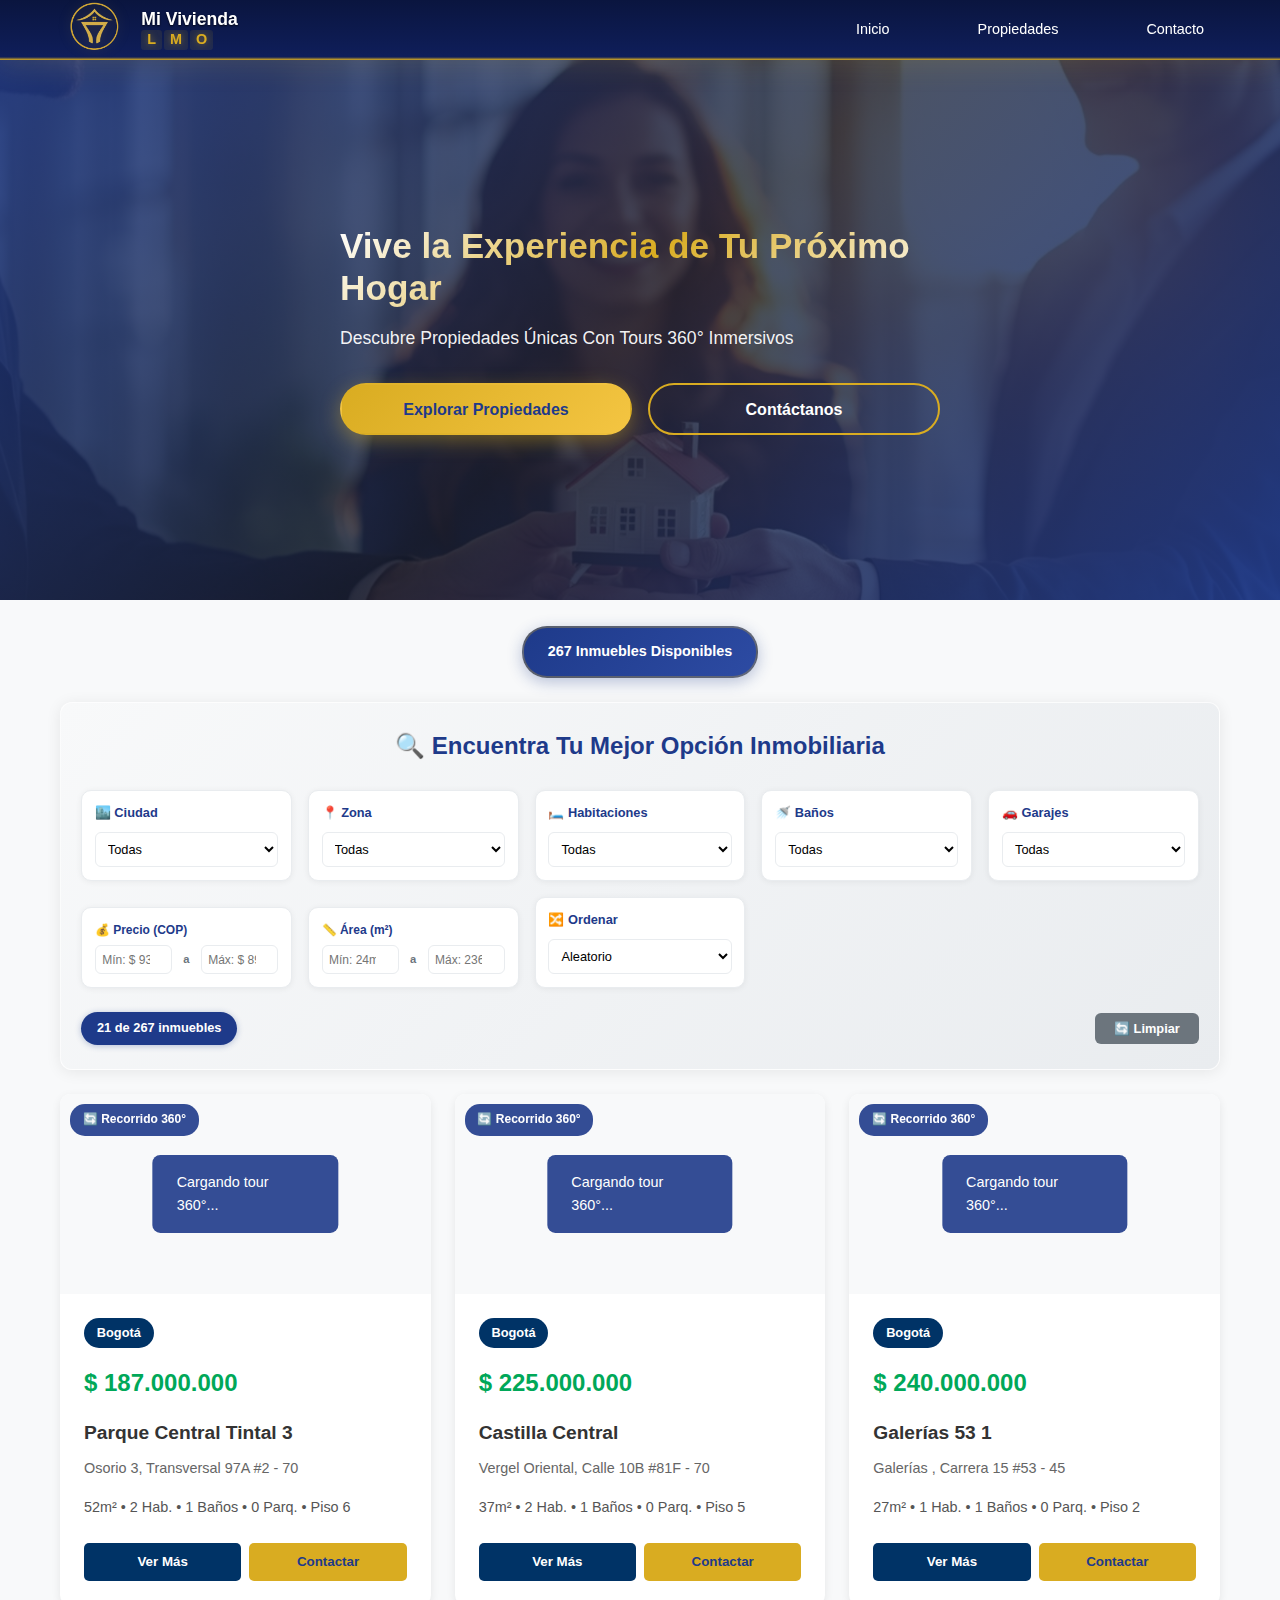
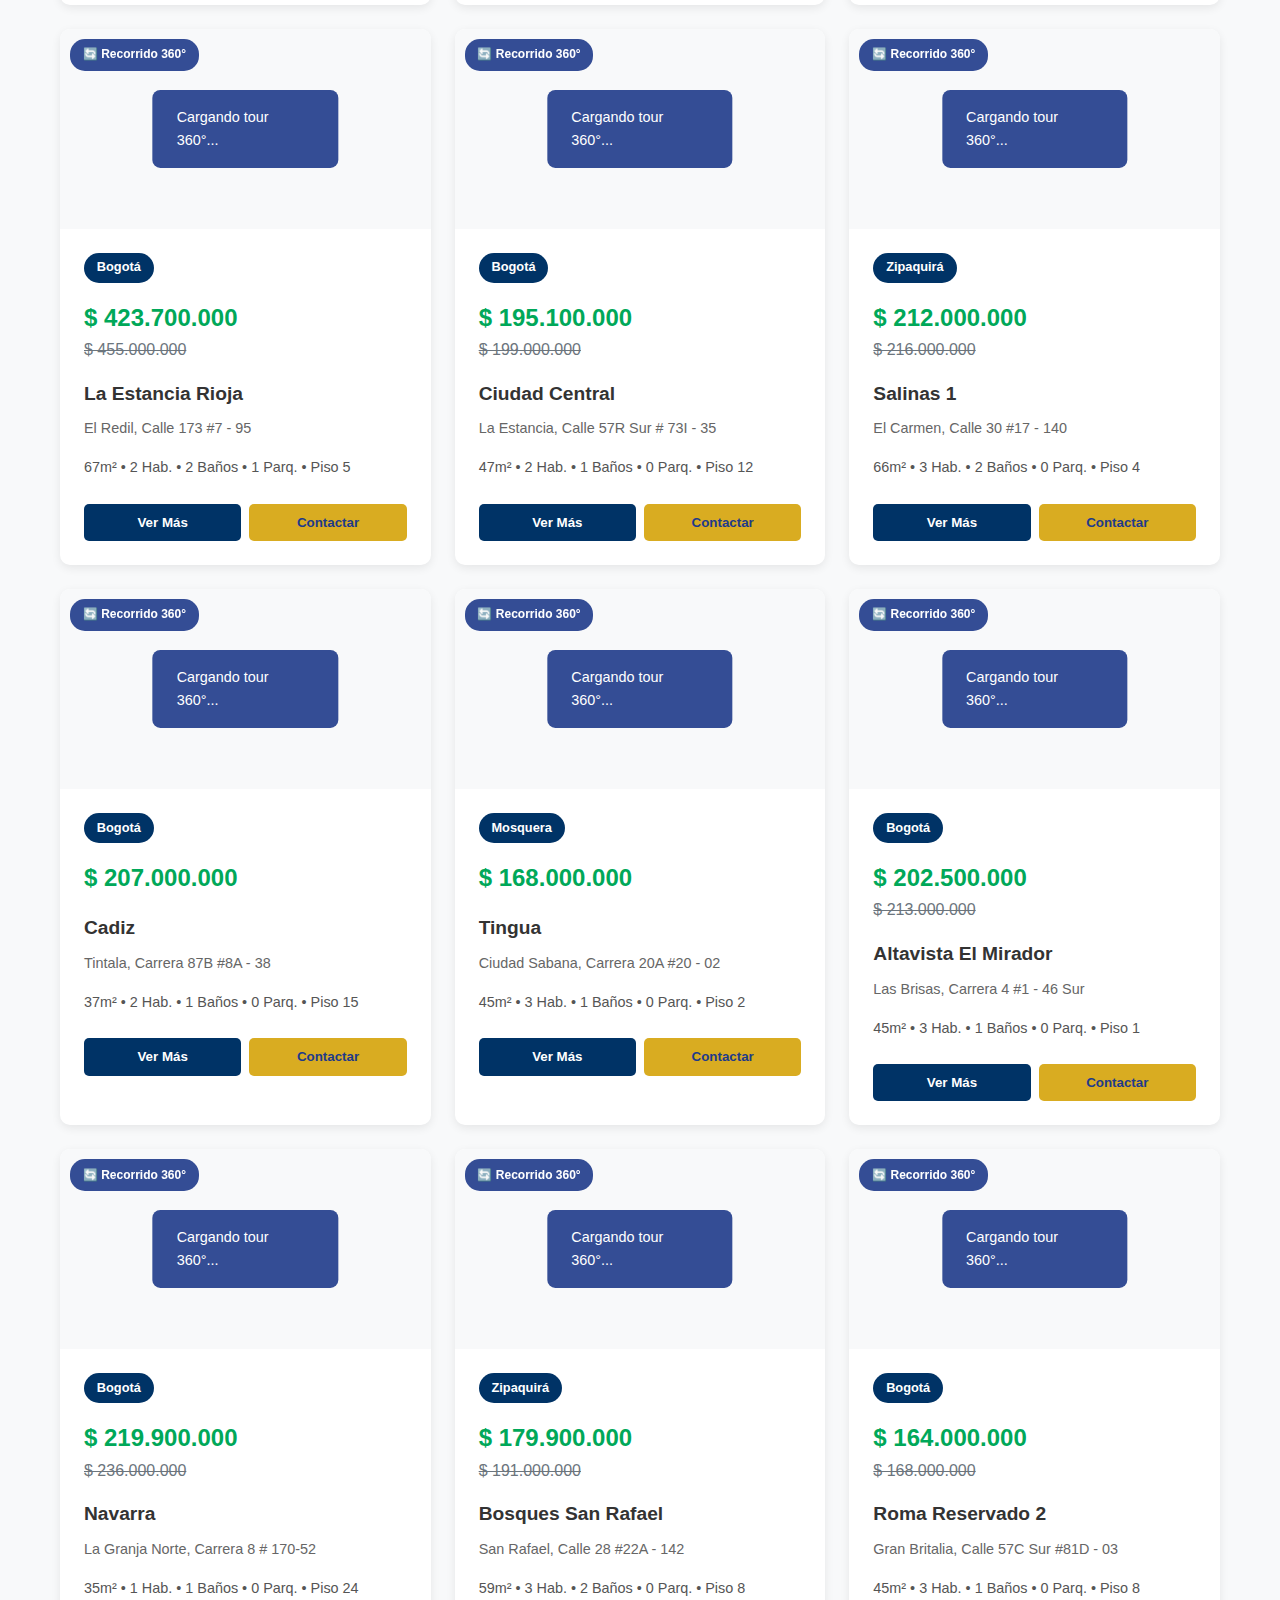
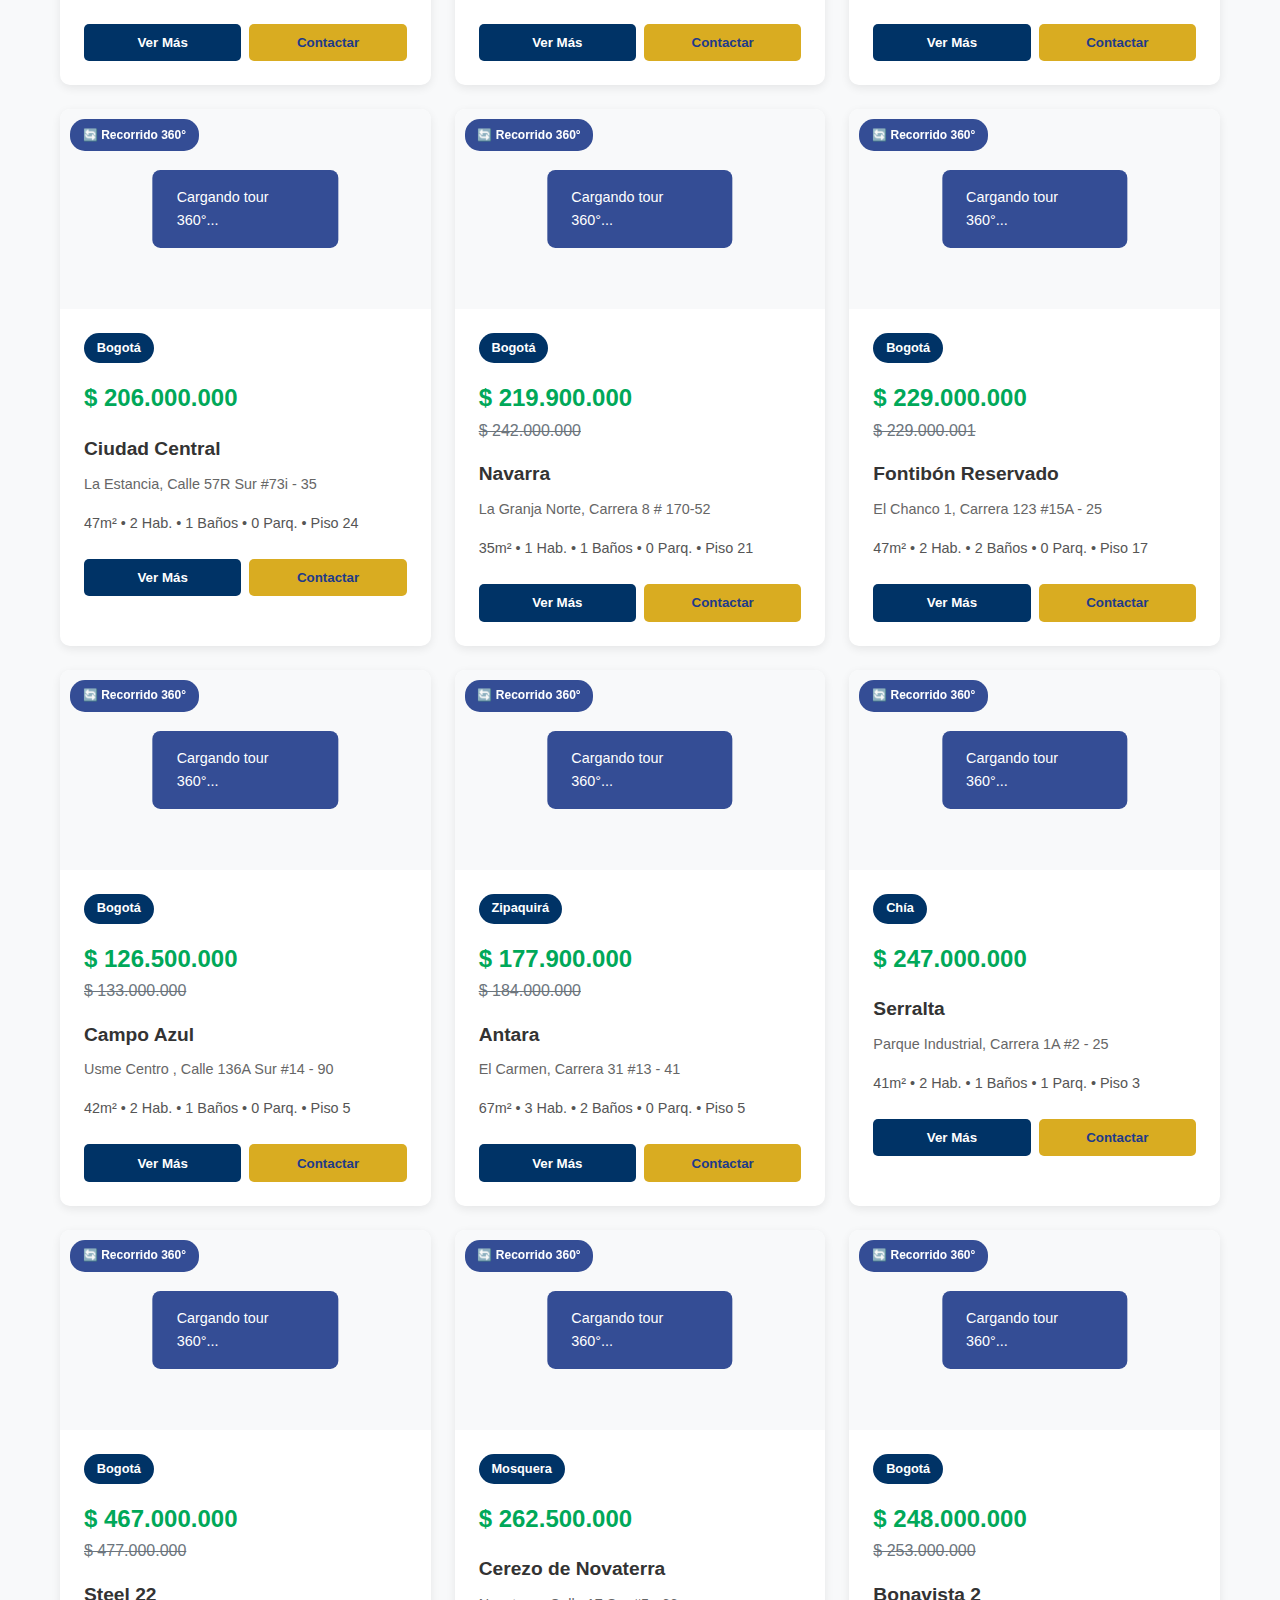
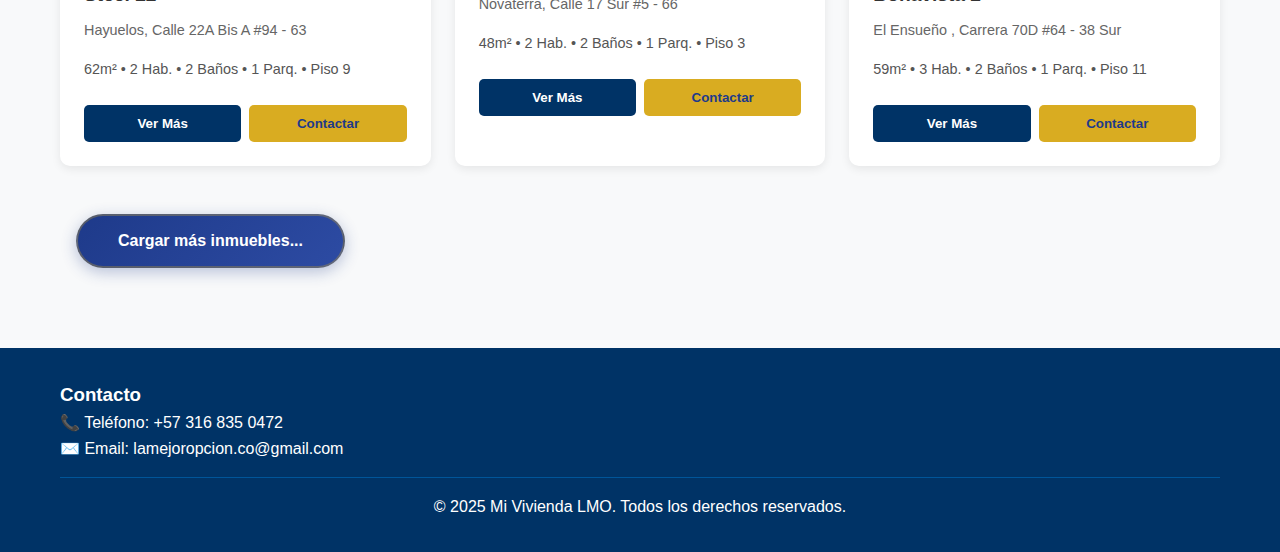
<file: index.html>
<!DOCTYPE html>
<html lang="es">
<head>
    <meta charset="UTF-8">
    <meta name="viewport" content="width=device-width, initial-scale=1.0">
    <title>Mi Vivienda - La Mejor Opción</title>
    <link rel="stylesheet" href="css/style.css">
</head>
<body>
    <!-- HEADER - Encabezado con logo y menú -->
 <header class="header">
    <div class="container">
                <div class="logo">
                    <img src="assets/logo.png" alt="Mi Vivienda LMO" class="logo-img">
                    <div class="logo-text">
                        <div class="logo-line-1">Mi Vivienda</div>
                        <div class="logo-line-2">
                            <span class="acronym">
                                <span class="letter" data-full="La">L</span>
                                <span class="letter" data-full="Mejor">M</span>
                                <span class="letter" data-full="Opción">O</span>
                            </span>
                        </div>
                    </div>
                </div>
            <nav class="navigation">
            <a href="#inicio">Inicio</a>
            <a href="#propiedades">Propiedades</a>
            <a href="#contacto">Contacto</a>
        </nav>
            </div>
        </div>
    </div>
    
    </div>
</header>

<!-- HERO ESCRITORIO MEJORADO -->
<section class="hero-desktop" id="inicio">
    <div class="hero-background"></div>
    <div class="hero-overlay">
        <div class="container">
            <div class="hero-desktop-content">
                <h1>Vive la Experiencia de Tu Próximo Hogar</h1>
                <p class="hero-subtitle">Descubre Propiedades Únicas Con Tours 360° Inmersivos</p>
                <div class="hero-buttons">
                    <a href="#propiedades" class="btn-hero-primary">Explorar Propiedades</a>
                    <a href="https://wa.me/573168350472?text=Hola,%20estoy%20interesado%20en%20conocer%20más%20sobre%20sus%20propiedades%20disponibles." 
                       target="_blank" 
                       class="btn-hero-secondary">Contáctanos</a>
                </div>
            </div>
        </div>
    </div>
</section>

<!-- HERO MÓVIL MEJORADO -->
<section class="hero-mobile" id="inicio-mobile">
    <div class="container">
        <div class="hero-mobile-content">
            <h1>Vive la Experiencia de Tu Próximo Hogar</h1>
            <p>Descubre Propiedades Únicas Con Tours 360° Inmersivos</p>
            <div class="hero-buttons">
                <a href="#propiedades" class="btn-hero-primary">Explorar Propiedades</a>
                <a href="https://wa.me/573168350472?text=Hola,%20estoy%20interesado%20en%20conocer%20más%20sobre%20sus%20propiedades%20disponibles." 
                   target="_blank" 
                   class="btn-hero-secondary">Contáctanos</a>
            </div>
        </div>
    </div>
</section>

<!-- SECCIÓN DE PROPIEDADES CON PAGINACIÓN -->
<section class="properties-section" id="propiedades">
    <div class="container">

        
        <!-- CONTADORES SUPERIORES -->
         <div><br></b></div>
        <div class="counters-section">
            <div class="total-counter" id="total-counter">
                Cargando Inmuebles Disponibles...
            </div>
        </div>
        
        <!-- FILTROS COMPACTOS -->
        <div class="filters-section">
            <div class="container">
                <h2>🔍 Encuentra Tu Mejor Opción Inmobiliaria</h2>
                
                <div class="filters-grid">
                    <!-- [Mantén todos los filtros igual que antes] -->
                    <div class="filter-group">
                        <label>🏙️ Ciudad</label>
                        <select id="filter-city">
                            <option value="">Todas</option>
                        </select>
                    </div>

                    <div class="filter-group">
                        <label>📍 Zona</label>
                        <select id="filter-zone">
                            <option value="">Todas</option>
                        </select>
                    </div>

                    <div class="filter-group">
                        <label>🛏️ Habitaciones</label>
                        <select id="filter-rooms">
                            <option value="">Todas</option>
                        </select>
                    </div>

                    <div class="filter-group">
                        <label>🚿 Baños</label>
                        <select id="filter-bathrooms">
                            <option value="">Todos</option>
                        </select>
                    </div>

                    <div class="filter-group">
                        <label>🚗 Garajes</label>
                        <select id="filter-parking">
                            <option value="">Todos</option>
                        </select>
                    </div>

                    <div class="filter-group compact">
                        <label class="range-label">💰 Precio (COP)</label>
                        <div class="range-inputs-compact">
                            <input type="number" id="filter-min-price" placeholder="Mín">
                            <span>a</span>
                            <input type="number" id="filter-max-price" placeholder="Máx">
                        </div>
                    </div>

                    <div class="filter-group compact">
                        <label class="range-label">📏 Área (m²)</label>
                        <div class="range-inputs-compact">
                            <input type="number" id="filter-min-area" placeholder="Mín">
                            <span>a</span>
                            <input type="number" id="filter-max-area" placeholder="Máx">
                        </div>
                    </div>

                    <div class="filter-group">
                        <label>🔀 Ordenar</label>
                        <select id="sort-by">
                            <option value="random">Aleatorio</option>
                            <option value="price_asc">Precio ↑</option>
                            <option value="price_desc">Precio ↓</option>
                            <option value="area_asc">Área ↑</option>
                            <option value="area_desc">Área ↓</option>
                            <option value="rooms_desc">Más Hab.</option>
                        </select>
                    </div>

                    <!-- Botones y Contador -->
                    <div class="filter-actions">
                        <div class="results-counter" id="results-counter">
                            0 de 0 Inmuebles
                        </div>
                        <button id="reset-filters" class="btn-reset">🔄 Limpiar</button>
                    </div>
                </div>
            </div>
        </div>

        <!-- CONTENEDOR DE PROPIEDADES -->
        <div class="properties-grid" id="properties-grid">
            <div class="loading">Cargando Propiedades...</div>
        </div>

        <!-- BOTÓN CARGAR MÁS -->
        <div class="load-more-container">
            <button id="load-more" class="btn-load-more" style="display: none;">
                Cargar Más Inmuebles
            </button>
        </div>
    </div>
</section>

    <!-- MODAL PARA DETALLES -->
    <div class="modal" id="property-modal">
        <div class="modal-content">
            <span class="close-modal">&times;</span>
            <div id="modal-content">
                <!-- Aquí se cargarán los detalles de la propiedad -->
            </div>
        </div>
    </div>

    <!-- FOOTER - Pie de página -->
    <footer class="footer" id="contacto">
        <div class="container">
            <div class="contact-info">
                <h3>Contacto</h3>
                <p>📞 Teléfono: +57 316 835 0472</p>
                <p>✉️ Email: lamejoropcion.co@gmail.com</p>
            </div>
            <div class="copyright">
                <p>&copy; 2025 Mi Vivienda LMO. Todos los derechos reservados.</p>
            </div>
        </div>
    </footer>

    <!-- SCRIPTS -->
<script src="js/logo-animation.js"></script>
<script src="js/properties.js"></script>

<!-- Script de verificación -->
<script>
    console.log('📄 index.html scripts cargados');
    // Esta verificación ya no es necesaria, la quitamos
</script>
</body>
</html>
</file>
<file: css/style.css>
/* ESTILOS GENERALES */
* {
    margin: 0;
    padding: 0;
    box-sizing: border-box;
}

body {
    font-family: 'Arial', sans-serif;
    line-height: 1.6;
    color: #333;
    background-color: #f8f9fa;
}

.container {
    max-width: 1200px;
    margin: 0 auto;
    padding: 0 20px;
}

.header {
    background: linear-gradient(to bottom, #0A153F 0%, #0F1E5A 95%, #D9AC21 100%);
    color: white;
    padding: 0.5rem 0;
    position: fixed;
    width: 100%;
    top: 0;
    z-index: 1000;
    height: 60px;
    box-shadow: 0 4px 30px rgba(217, 172, 33, 0.15);
}


.header .container {
    display: flex;
    justify-content: space-between;
    align-items: center;
    height: 100%;
}

/* LOGO CON EFECTO ACORDEÓN */
/* ===== LOGO CON GIRO VERTICAL + EFECTO ACORDEÓN ===== */

.logo {
    display: flex;
    align-items: center;
    gap: 0.8rem;
}

/* LOGO CON GIRO VERTICAL 3D */
.logo-img {
    height: 68.5px;
    width: auto;
    max-width: 164.4px;
    background-color: transparent !important;
    border: none !important;
    outline: none !important;
    box-shadow: none !important;
    animation: flip3dVertical 6s linear infinite;
    transform-style: preserve-3d;

    /* 💫 Brillo sutil */
    filter: drop-shadow(0 0 6px rgba(217, 172, 33, 0.25));
    transition: filter 0.3s ease;
}

@keyframes flip3dVertical {
    0% { transform: perspective(500px) rotateY(0deg); }
    50% { transform: perspective(500px) rotateY(180deg); }
    100% { transform: perspective(500px) rotateY(360deg); }
}

.logo-text {
    display: flex !important; /* Forzar visibilidad */
    flex-direction: column;
    line-height: 1.1;
    visibility: visible !important;
}

.logo-line-1 {
    font-size: 1.1rem;
    font-weight: bold;
    color: white;
    text-shadow: 0px 1px 2px rgba(0, 0, 0, 0.8);
    display: block !important;
}

.logo-line-2 {
    font-size: 0.9rem;
    font-weight: 600;
    height: 20px;
    display: flex !important;
    align-items: center;
}

.acronym {
    display: flex;
    gap: 2px;
}

.letter {
    color: #D9AC21;
    font-weight: bold;
    text-shadow: 0px 0px 6px rgba(217, 172, 33, 0.5);
    position: relative;
    cursor: default;
    transition: all 0.5s cubic-bezier(0.4, 0, 0.2, 1);
    overflow: hidden;
    white-space: nowrap;
    background: rgba(217, 172, 33, 0.1);
    padding: 2px 6px;
    border-radius: 3px;
    min-width: 20px;
    text-align: center;
}

.letter::before {
    content: attr(data-full);
    position: absolute;
    top: 0;
    left: 0;
    width: 0;
    overflow: hidden;
    color: #D9AC21;
    transition: all 0.4s cubic-bezier(0.4, 0, 0.2, 1);
    text-shadow: 0px 0px 8px rgba(217, 172, 33, 0.6);
    opacity: 0;
}

/* ===== ESTILOS PARA ESTADOS ===== */

/* Estado expandido (texto completo visible) */
.acronym.expanded .letter {
    color: transparent;
}

.acronym.expanded .letter::before {
    width: 100%;
    opacity: 1;
}

/* Timing diferente para cada letra */
.acronym.expanded .letter:nth-child(1)::before { transition-delay: 0s; }
.acronym.expanded .letter:nth-child(2)::before { transition-delay: 0.1s; }
.acronym.expanded .letter:nth-child(3)::before { transition-delay: 0.2s; }

/* Anchos diferentes para cada palabra */
.acronym.expanded .letter:nth-child(1) { min-width: 30px; }
.acronym.expanded .letter:nth-child(2) { min-width: 60px; }
.acronym.expanded .letter:nth-child(3) { min-width: 65px; }

/* Efecto hover (sobrescribe la animación automática) */
.acronym:hover .letter {
    color: transparent;
}

.acronym:hover .letter::before {
    width: 100%;
    opacity: 1;
}

.acronym:hover .letter:nth-child(1)::before { transition-delay: 0s; }
.acronym:hover .letter:nth-child(2)::before { transition-delay: 0.1s; }
.acronym:hover .letter:nth-child(3)::before { transition-delay: 0.2s; }

.acronym:hover .letter:nth-child(1) { min-width: 30px; }
.acronym:hover .letter:nth-child(2) { min-width: 60px; }
.acronym:hover .letter:nth-child(3) { min-width: 65px; }

/* ----NAVEGACIÓN ---*/
.navigation a {
    color: white;
    text-decoration: none;
    margin-left: 1.5rem;
    font-size: 0.9rem;
    padding: 0.5rem 1.2rem;
    border-radius: 25px;
    transition: all 0.3s ease;
    position: relative;
    font-weight: 500;
}

.navigation a:hover {
    background: rgba(217, 172, 33, 0.1);
    color: #D9AC21;
    transform: translateY(-2px);
}

.navigation a::after {
    content: '';
    position: absolute;
    bottom: -5px;
    left: 50%;
    width: 0;
    height: 2px;
    background: #D9AC21;
    transition: all 0.3s ease;
    transform: translateX(-50%);
}

.navigation a:hover::after {
    width: 70%;
}

.navigation a.active {
    background: #D9AC21;
    color: #1E3A8A;
    font-weight: bold;
}

/* NAVEGACIÓN DESKTOP - Distribución horizontal */
.navigation {
    display: flex;
    align-items: center;
    gap: 2rem;
    margin-left: auto;
}

.navigation a:not(.dropdown-toggle) {
    color: white;
    text-decoration: none;
    font-size: 0.9rem;
    font-weight: 500;
    padding: 0.5rem 1rem;
    border-radius: 25px;
    transition: all 0.3s ease;
    white-space: nowrap;
}

.navigation a:not(.dropdown-toggle):hover {
    background: rgba(217, 172, 33, 0.1);
    color: #D9AC21;
}

/* DROPDOWN MEJORADO */
.dropdown {
    position: relative;
}

.dropdown-toggle {
    color: white;
    text-decoration: none;
    font-size: 0.9rem;
    font-weight: 500;
    padding: 0.5rem 1rem;
    border-radius: 25px;
    transition: all 0.3s ease;
    white-space: nowrap;
    cursor: pointer;
    display: flex;
    align-items: center;
    gap: 0.3rem;
}

.dropdown-toggle:hover {
    background: rgba(217, 172, 33, 0.1);
    color: #D9AC21;
}

.dropdown-toggle::after {
    content: '▼';
    font-size: 0.7rem;
    transition: transform 0.3s ease;
}

.dropdown:hover .dropdown-toggle::after {
    transform: rotate(180deg);
}

.dropdown-menu {
    display: none;
    position: absolute;
    top: 100%;
    left: 0;
    background: white;
    min-width: 250px;
    box-shadow: 0 8px 25px rgba(0, 0, 0, 0.15);
    border-radius: 8px;
    padding: 0.5rem 0;
    z-index: 1000;
    margin-top: 0.5rem;
}

.dropdown:hover .dropdown-menu {
    display: block;
    animation: fadeIn 0.3s ease;
}

/* BOTÓN MÓVIL */
.mobile-menu-btn {
    display: none;
    background: none;
    border: none;
    color: white;
    font-size: 1.5rem;
    cursor: pointer;
    padding: 0.5rem;
    margin-left: auto;
}

/* RESPONSIVE */
@media (max-width: 1024px) {
    .navigation {
        gap: 1.5rem;
    }
    
    .navigation a:not(.dropdown-toggle),
    .dropdown-toggle {
        font-size: 0.85rem;
        padding: 0.4rem 0.8rem;
    }
}

@media (max-width: 768px) {
    .mobile-menu-btn {
        display: block;
    }
    
    .navigation {
        display: none;
    }
    
    .dropdown .dropdown-menu {
        display: none !important;
    }
}

@keyframes fadeIn {
    from { opacity: 0; transform: translateY(-5px); }
    to { opacity: 1; transform: translateY(0); }
}


/* HERO SECTION */
/* ===== HERO ESCRITORIO MEJORADO ===== */
.hero-desktop {
    position: relative;
    height: 60vh; /* Reducido de 70vh */
    min-height: 450px; /* Reducido de 500px */
    max-height: 600px; /* Reducido de 700px */
    margin-top: 60px;
    overflow: hidden;
    display: block;
}

.hero-background {
    position: absolute;
    top: 0;
    left: 0;
    width: 100%;
    height: 100%;
    background-image: url('../assets/hero.png');
    background-size: cover;
    background-position: center;
    background-repeat: no-repeat;
    z-index: 1;
}

.hero-overlay {
    position: absolute;
    top: 0;
    left: 0;
    width: 100%;
    height: 100%;
    background: linear-gradient(
        135deg,
        rgba(30, 58, 138, 0.85) 0%,
        rgba(15, 26, 51, 0.75) 50%,
        rgba(30, 58, 138, 0.9) 100%
    );
    z-index: 2;
    display: flex;
    align-items: center;
}

.hero-desktop-content {
    position: relative;
    z-index: 3;
    max-width: 600px;
    color: white;
    text-align: left;
}

.hero-desktop h1 {
    font-size: 2.2rem; /* Reducido de 2.5rem */
    font-weight: 800;
    margin-bottom: 1rem; /* Reducido de 1.5rem */
    line-height: 1.2;
    background: linear-gradient(135deg, #ffffff 0%, #D9AC21 50%, #ffffff 100%);
    -webkit-background-clip: text;
    -webkit-text-fill-color: transparent;
    background-clip: text;
}

.hero-subtitle {
    font-size: 1.1rem; /* Reducido de 1.2rem */
    margin-bottom: 2rem; /* Reducido de 2.5rem */
    color: rgba(255, 255, 255, 0.95);
    line-height: 1.5;
    font-weight: 400;
}

/* ===== HERO MÓVIL MEJORADO ===== */
.hero-mobile {
    display: none;
    background: linear-gradient(135deg, #1E3A8A 0%, #0f1a33 100%);
    color: white;
    padding: 60px 0 40px; /* Reducido */
    margin-top: 60px;
    text-align: center;
}

.hero-mobile-content {
    max-width: 500px;
    margin: 0 auto;
}

.hero-mobile h1 {
    font-size: 1.8rem;
    font-weight: 800;
    margin-bottom: 1rem;
    background: linear-gradient(135deg, #ffffff 0%, #D9AC21 50%, #ffffff 100%);
    -webkit-background-clip: text;
    -webkit-text-fill-color: transparent;
    background-clip: text;
}

.hero-mobile p {
    font-size: 1rem;
    margin-bottom: 2rem;
    color: rgba(255, 255, 255, 0.95);
    line-height: 1.5;
}

/* ===== BOTONES HERO MEJORADOS ===== */
.hero-buttons {
    display: flex;
    gap: 1rem;
    flex-wrap: wrap;
    justify-content: flex-start; /* Alineación consistente */
}

.btn-hero-primary,
.btn-hero-secondary {
    display: inline-flex;
    align-items: center;
    justify-content: center; /* Centrado perfecto */
    padding: 0.9rem 2rem;
    border-radius: 30px;
    text-decoration: none;
    font-weight: 700;
    font-size: 1rem;
    transition: all 0.3s ease;
    text-align: center;
    flex: 1;
    min-width: 180px;
    border: 2px solid transparent;
    line-height: 1.2;
}

.btn-hero-primary {
    background: linear-gradient(135deg, #D9AC21 0%, #F4C542 100%);
    color: #1E3A8A;
    box-shadow: 0 6px 20px rgba(217, 172, 33, 0.4);
}

.btn-hero-primary:hover {
    transform: translateY(-3px);
    box-shadow: 0 10px 30px rgba(217, 172, 33, 0.6);
    color: #1E3A8A;
}

.btn-hero-secondary {
    background: transparent;
    color: white;
    border: 2px solid #D9AC21;
}

.btn-hero-secondary:hover {
    background: rgba(217, 172, 33, 0.1);
    transform: translateY(-3px);
    color: white;
}

/* ===== HERO MÓVIL MEJORADO ===== */
.hero-mobile {
    display: none;
    background: linear-gradient(135deg, #1E3A8A 0%, #0f1a33 100%);
    color: white;
    padding: 60px 0 40px;
    margin-top: 60px;
}

.hero-mobile-content {
    max-width: 500px;
    margin: 0 auto;
    text-align: center; /* Asegurar centrado en móvil */
}

.hero-mobile h1 {
    font-size: 1.8rem;
    font-weight: 800;
    margin-bottom: 1rem;
    background: linear-gradient(135deg, #ffffff 0%, #D9AC21 50%, #ffffff 100%);
    -webkit-background-clip: text;
    -webkit-text-fill-color: transparent;
    background-clip: text;
    text-align: center; /* Forzar centrado */
}

.hero-mobile p {
    font-size: 1rem;
    margin-bottom: 2rem;
    color: rgba(255, 255, 255, 0.95);
    line-height: 1.5;
    text-align: center; /* Forzar centrado */
}

.hero-mobile .hero-buttons {
    justify-content: center; /* Centrar botones en móvil */
}

/* ===== HERO ESCRITORIO MEJORADO ===== */
.hero-desktop-content {
    position: relative;
    z-index: 3;
    max-width: 600px;
    color: white;
    text-align: left;
}

.hero-desktop h1 {
    font-size: 2.2rem;
    font-weight: 800;
    margin-bottom: 1rem;
    line-height: 1.2;
    background: linear-gradient(135deg, #ffffff 0%, #D9AC21 50%, #ffffff 100%);
    -webkit-background-clip: text;
    -webkit-text-fill-color: transparent;
    background-clip: text;
    text-align: left; /* Mantener alineación izquierda en desktop */
}

.hero-subtitle {
    font-size: 1.1rem;
    margin-bottom: 2rem;
    color: rgba(255, 255, 255, 0.95);
    line-height: 1.5;
    font-weight: 400;
    text-align: left; /* Mantener alineación izquierda en desktop */
}

.hero-desktop .hero-buttons {
    justify-content: flex-start; /* Botones a la izquierda en desktop */
}

/* ===== MEDIA QUERIES MEJORADAS ===== */

/* Tablets y móviles */
@media (max-width: 1024px) {
    .hero-desktop {
        display: none;
    }
    
    .hero-mobile {
        display: block;
    }
}

/* Solo escritorios grandes */
@media (min-width: 1025px) {
    .hero-desktop {
        display: block;
    }
    
    .hero-mobile {
        display: none;
    }
}

/* Ajustes para móviles pequeños */
@media (max-width: 480px) {
    .hero-mobile {
        padding: 50px 0 30px;
    }
    
    .hero-mobile h1 {
        font-size: 1.6rem;
    }
    
    .hero-mobile p {
        font-size: 0.9rem;
    }
    
    .hero-buttons {
        flex-direction: column;
        gap: 0.8rem;
        align-items: center; /* Centrar en columna */
    }
    
    .btn-hero-primary,
    .btn-hero-secondary {
        width: 100%;
        max-width: 250px; /* Ancho máximo para buen aspecto */
        min-width: auto;
    }
}

/* Tablets medianas */
@media (max-width: 768px) and (min-width: 481px) {
    .hero-buttons {
        justify-content: center;
    }
    
    .btn-hero-primary,
    .btn-hero-secondary {
        flex: 0 1 calc(50% - 0.5rem); /* Dos botones por fila */
        min-width: 160px;
    }
}

/* Ocultar loading cuando iframe carga */
.tour-iframe.loaded + .tour-loading {
    display: none;
}

/* ===== RESPONSIVE MEJORADO ===== */
@media (max-width: 768px) {
    .header .container {
        padding: 0 15px;
        justify-content: flex-start; /* Alinear a la izquierda */
    }
    
    .logo {
        gap: 0.6rem;
        width: auto; /* No ocupar todo el ancho */
        flex-shrink: 0; /* Evitar que se encoja */
    }
    
    .logo-img {
        height: 40px;
        max-width: 80px;
        flex-shrink: 0;
    }
    
    .logo-text {
        display: flex !important;
        visibility: visible !important;
        min-width: 120px; /* Ancho mínimo para que se vea */
    }
    
    .logo-line-1 {
        font-size: 0.95rem;
        white-space: nowrap;
        display: block !important;
    }
    
    .logo-line-2 {
        font-size: 0.75rem;
        height: 16px;
        display: flex !important;
    }


    
    /* Ocultar navegación en móvil para dar espacio */
    .navigation {
        display: none;
    }
    
    /* Asegurar que el acrónimo sea visible */
    .acronym {
        min-width: 60px;
    }
    
    .letter {
        font-size: 0.7rem;
        padding: 1px 4px;
        min-width: 15px;
    }
    
    .filters-grid {
        grid-template-columns: 1fr;
    }
    
    .filter-group.double {
        grid-column: span 1;
    }
    
    .range-inputs {
        flex-direction: column;
    }
}

/* GRID DE PROPIEDADES */
.properties-grid {
    display: grid;
    grid-template-columns: repeat(auto-fill, minmax(300px, 1fr));
    gap: 2rem;
    margin: 2rem 0;
}

.loading {
    text-align: center;
    padding: 2rem;
    font-size: 1.2rem;
    color: #666;
}

/* FOOTER */
.footer {
    background: #003366;
    color: white;
    padding: 2rem 0;
    margin-top: 4rem;
}

.contact-info {
    margin-bottom: 1rem;
}

.copyright {
    border-top: 1px solid #005599;
    padding-top: 1rem;
    text-align: center;
}

/* ESTILOS RESPONSIVE */
@media (max-width: 768px) {
    .header .container {
        flex-direction: column;
        gap: 1rem;
    }
    
    .navigation a {
        margin: 0 1rem;
    }
    
    .filters {
        flex-direction: column;
        align-items: stretch;
    }
    
    .properties-grid {
        grid-template-columns: 1fr;
    }
    
    .hero h2 {
        font-size: 2rem;
    }
/* MEJORAS RESPONSIVE */
@media (max-width: 768px) {
    .header {
        height: 50px;
        padding: 0;
    }
    
    .header .container {
        padding: 0 15px;
    }
    
.logo-img {
    height: 35px;
    width: auto;
    max-width: 120px;
    filter: drop-shadow(0px 2px 6px rgba(0, 0, 0, 0.5));
    border: 1px solid rgba(255, 255, 255, 0.2);
    border-radius: 4px;
    padding: 3px;
    background-color: rgba(255, 255, 255, 0.15);
}    
    .logo-text {
        font-size: 1rem;
    }
    
    .navigation a {
        margin-left: 1rem;
        font-size: 0.8rem;
    }
    
    .hero {
        margin-top: 50px;
        padding: 80px 0 40px;
    }
    
    .hero h2 {
        font-size: 1.8rem;
    }
}

@media (max-width: 480px) {
    .logo-text {
        display: none; /* Ocultar texto en móviles muy pequeños */
    }
    
    .navigation a {
        margin-left: 0.8rem;
        font-size: 0.75rem;
    }
    
    .hero h2 {
        font-size: 1.5rem;
    }
}
}

    .acronym.expanded .letter:nth-child(1) { min-width: 25px; }
    .acronym.expanded .letter:nth-child(2) { min-width: 50px; }
    .acronym.expanded .letter:nth-child(3) { min-width: 55px; }


@media (max-width: 480px) {
    .logo {
        gap: 0.4rem;
    }
    
    .logo-img {
        height: 35px;
        max-width: 70px;
    }
    
    .logo-text {
        min-width: 110px;
    }
    
    .logo-line-1 {
        font-size: 0.9rem;
    }
    
    .logo-line-2 {
        font-size: 0.7rem;
    }
}

/* ===== ESTILOS PARA PROPIEDADES ===== */

/* Mensajes de estado */
.loading, .error-message, .no-results {
    text-align: center;
    padding: 3rem;
    font-size: 1.2rem;
    color: #666;
    grid-column: 1 / -1;
}

.error-message {
    background: #fff3f3;
    border: 1px solid #ffcdd2;
    border-radius: 10px;
}

.retry-btn {
    background: #003366;
    color: white;
    border: none;
    padding: 0.8rem 1.5rem;
    border-radius: 5px;
    cursor: pointer;
    margin-top: 1rem;
}

.retry-btn:hover {
    background: #002244;
}

.no-results {
    background: #f8f9fa;
    border: 1px solid #e9ecef;
    border-radius: 10px;
}

.no-results a {
    color: #003366;
    text-decoration: underline;
}

/* Tarjetas de propiedades */
.properties-grid {
    display: grid;
    grid-template-columns: repeat(auto-fill, minmax(300px, 1fr));
    gap: 2rem;
    margin: 2rem 0;
}

.property-card {
    background: white;
    border-radius: 10px;
    overflow: hidden;
    box-shadow: 0 4px 6px rgba(0, 0, 0, 0.1);
    transition: transform 0.3s ease, box-shadow 0.3s ease;
}

.property-card:hover {
    transform: translateY(-5px);
    box-shadow: 0 8px 15px rgba(0, 0, 0, 0.15);
}

.property-image {
    position: relative;
    height: 200px;
    overflow: hidden;
}

.tour-iframe {
    width: 100%;
    height: 100%;
    border: none;
}

.no-image {
    height: 100%;
    background: #e9ecef;
    display: flex;
    align-items: center;
    justify-content: center;
    color: #6c757d;
    font-size: 0.9rem;
}

.discount-badge {
    position: absolute;
    top: 10px;
    right: 10px;
    background: #dc3545;
    color: white;
    padding: 0.5rem 1rem;
    border-radius: 20px;
    font-weight: bold;
    font-size: 0.9rem;
}

.property-info {
    padding: 1.5rem;
}

.property-location {
    background: #003366;
    color: white;
    padding: 0.3rem 0.8rem;
    border-radius: 15px;
    font-size: 0.8rem;
    font-weight: bold;
    display: inline-block;
    margin-bottom: 1rem;
}

.property-pricing {
    margin-bottom: 1rem;
}

.current-price {
    font-size: 1.5rem;
    font-weight: bold;
    color: #00A859;
    display: block;
}

.original-price {
    font-size: 1rem;
    color: #6c757d;
    text-decoration: line-through;
}

.property-title {
    font-size: 1.2rem;
    margin-bottom: 0.5rem;
    color: #333;
}

.property-address {
    color: #666;
    margin-bottom: 1rem;
    font-size: 0.9rem;
}

.property-features {
    color: #555;
    margin-bottom: 1.5rem;
    font-size: 0.9rem;
}

.property-actions {
    display: flex;
    gap: 0.5rem;
}

.btn-view-more, .btn-contact {
    flex: 1;
    padding: 0.7rem;
    border: none;
    border-radius: 5px;
    cursor: pointer;
    font-weight: bold;
    transition: background-color 0.3s ease;
}

.btn-view-more {
    background: #003366;
    color: white;
}

.btn-view-more:hover {
    background: #002244;
}

.btn-contact {
    background: #D9AC21;
    color: #1E3A8A;
    font-weight: bold;
}

.btn-contact:hover {
    background: #BF8C1A;
}

/* Modal */
.modal {
    display: none;
    position: fixed;
    z-index: 2000;
    left: 0;
    top: 0;
    width: 100%;
    height: 100%;
    background-color: rgba(0, 0, 0, 0.8);
}

.modal-content {
    background-color: white;
    margin: 2% auto;
    padding: 0;
    border-radius: 10px;
    width: 90%;
    max-width: 1000px;
    max-height: 90vh;
    overflow-y: auto;
    position: relative;
}

.close-modal {
    position: absolute;
    right: 15px;
    top: 15px;
    font-size: 2rem;
    color: #333;
    cursor: pointer;
    z-index: 2001;
    background: white;
    border-radius: 50%;
    width: 40px;
    height: 40px;
    display: flex;
    align-items: center;
    justify-content: center;
}

.close-modal:hover {
    background: #f8f9fa;
}

.modal-property {
    display: grid;
    grid-template-columns: 1fr 1fr;
    min-height: 500px;
}

.modal-tour {
    background: #f8f9fa;
}

.modal-tour-iframe {
    width: 100%;
    height: 400px;
    border: none;
}

.no-image-large {
    height: 400px;
    background: #e9ecef;
    display: flex;
    align-items: center;
    justify-content: center;
    color: #6c757d;
    font-size: 1.2rem;
}

.modal-details {
    padding: 2rem;
}

.modal-pricing {
    margin: 1rem 0;
}

.modal-current-price {
    font-size: 2rem;
    font-weight: bold;
    color: #00A859;
    display: block;
}

.modal-original-price {
    font-size: 1.3rem;
    color: #6c757d;
    text-decoration: line-through;
}

.modal-features {
    margin: 1.5rem 0;
}

.modal-features h3 {
    margin-bottom: 1rem;
    color: #333;
}

.features-grid {
    display: grid;
    grid-template-columns: 1fr 1fr;
    gap: 1rem;
}

.feature {
    display: flex;
    justify-content: space-between;
    padding: 0.5rem 0;
    border-bottom: 1px solid #e9ecef;
}

.feature span:first-child {
    color: #555;
}

.feature strong {
    color: #333;
}

.modal-description {
    margin: 1.5rem 0;
}

.modal-description h3 {
    margin-bottom: 1rem;
    color: #333;
}

.modal-description p {
    line-height: 1.6;
    color: #555;
}

.btn-contact-large {
    width: 100%;
    padding: 1rem;
    background: #D9AC21;
    color: #1E3A8A;
    border: none;
    border-radius: 5px;
    font-size: 1.1rem;
    font-weight: bold;
    cursor: pointer;
    transition: background-color 0.3s ease;
}

.btn-contact-large:hover {
    background: #BF8C1A;
}

/* Responsive */
@media (max-width: 768px) {
    .modal-property {
        grid-template-columns: 1fr;
    }
    
    .modal-content {
        width: 95%;
        margin: 5% auto;
    }
    
    .features-grid {
        grid-template-columns: 1fr;
    }
    
    .property-actions {
        flex-direction: column;
    }
    
    .properties-grid {
        grid-template-columns: 1fr;
    }
}

/* ===== FILTROS COMPACTOS ===== */
.filters-section {
    background: linear-gradient(135deg, #f8f9fa 0%, #e9ecef 100%);
    padding: 1.5rem 0;
    margin: 1.5rem 0;
    border-radius: 12px;
    box-shadow: 0 2px 15px rgba(0,0,0,0.08);
    border: 1px solid rgba(255,255,255,0.8);
}

.filters-section h2 {
    text-align: center;
    margin-bottom: 1.5rem;
    color: #1E3A8A;
    font-size: 1.5rem;
    font-weight: 700;
}

.filters-grid {
    display: grid;
    grid-template-columns: repeat(auto-fit, minmax(200px, 1fr));
    gap: 1rem;
    align-items: end;
}

.filter-group {
    background: white;
    padding: 0.8rem;
    border-radius: 10px;
    box-shadow: 0 1px 6px rgba(0,0,0,0.06);
    border: 1px solid #e9ecef;
    transition: all 0.3s ease;
}

.filter-group:hover {
    box-shadow: 0 2px 8px rgba(0,0,0,0.1);
}

.filter-group label {
    display: block;
    margin-bottom: 0.5rem;
    font-weight: 600;
    color: #1E3A8A;
    font-size: 0.8rem;
}

.filter-group select,
.filter-group input {
    width: 100%;
    padding: 0.5rem;
    border: 1.5px solid #e9ecef;
    border-radius: 6px;
    font-size: 0.8rem;
    transition: all 0.3s ease;
    background: white;
}

.filter-group select:focus,
.filter-group input:focus {
    outline: none;
    border-color: #D9AC21;
    box-shadow: 0 0 0 2px rgba(217, 172, 33, 0.1);
}

/* Filtros de rango compactos */
.filter-group.compact {
    grid-column: span 1;
}

.range-inputs-compact {
    display: flex;
    gap: 0.4rem;
    align-items: center;
}

.range-inputs-compact input {
    flex: 1;
    font-size: 0.75rem;
    padding: 0.4rem;
}

.range-inputs-compact span {
    color: #6c757d;
    font-weight: 600;
    font-size: 0.7rem;
    min-width: 1rem;
    text-align: center;
}

/* Labels más pequeños para rangos */
.range-label {
    font-size: 0.75rem !important;
    margin-bottom: 0.3rem !important;
}

.filter-actions {
    display: flex;
    justify-content: space-between;
    align-items: center;
    grid-column: 1 / -1;
    margin-top: 0.5rem;
    gap: 1rem;
}

.btn-reset {
    background: #6c757d;
    color: white;
    border: none;
    padding: 0.5rem 1.2rem;
    border-radius: 6px;
    cursor: pointer;
    font-weight: 600;
    font-size: 0.8rem;
    transition: all 0.3s ease;
    white-space: nowrap;
}

.btn-reset:hover {
    background: #5a6268;
}

.results-counter {
    background: #1E3A8A;
    color: white;
    padding: 0.4rem 1rem;
    border-radius: 20px;
    font-weight: 600;
    font-size: 0.8rem;
    box-shadow: 0 1px 6px rgba(30, 58, 138, 0.3);
    white-space: nowrap;
}

/* ===== RESPONSIVE COMPACTO ===== */
@media (max-width: 768px) {
    .filters-grid {
        grid-template-columns: repeat(auto-fit, minmax(150px, 1fr));
        gap: 0.8rem;
    }
    
    .filter-group {
        padding: 0.6rem;
    }
    
    .filter-actions {
        flex-direction: column;
        gap: 0.8rem;
    }
    
    .filters-section {
        padding: 1rem 0;
        margin: 1rem 0;
    }
    
    .filters-section h2 {
        font-size: 1.3rem;
        margin-bottom: 1rem;
    }
    
    .range-inputs-compact {
        flex-direction: column;
        gap: 0.2rem;
    }
}

@media (max-width: 480px) {
    .filters-grid {
        grid-template-columns: 1fr 1fr;
    }
    
    .filter-group.compact {
        grid-column: span 2;
    }
}

/* ===== MEJORAS PARA TOURS 360° ===== */
.tour-container {
    position: relative;
    height: 100%;
    cursor: pointer;
}

.tour-loading {
    position: absolute;
    top: 50%;
    left: 50%;
    transform: translate(-50%, -50%);
    background: rgba(30, 58, 138, 0.9);
    color: white;
    padding: 1rem 1.5rem;
    border-radius: 8px;
    font-size: 0.9rem;
    font-weight: 500;
    z-index: 2;
    transition: all 0.5s ease;
}

.tour-badge {
    position: absolute;
    top: 10px;
    left: 10px;
    background: rgba(30, 58, 138, 0.9);
    color: white;
    padding: 0.4rem 0.8rem;
    border-radius: 15px;
    font-size: 0.75rem;
    font-weight: 600;
    z-index: 3;
    backdrop-filter: blur(10px);
}

/* Modal tour improvements */
.modal-tour-container {
    position: relative;
    height: 100%;
}

.tour-actions {
    position: absolute;
    top: 15px;
    right: 15px;
    z-index: 4;
}

.btn-open-tour {
    background: rgba(217, 172, 33, 0.95);
    color: #1E3A8A;
    border: none;
    padding: 0.6rem 1rem;
    border-radius: 8px;
    font-size: 0.8rem;
    font-weight: 600;
    cursor: pointer;
    transition: all 0.3s ease;
    backdrop-filter: blur(10px);
}

.btn-open-tour:hover {
    background: #D9AC21;
    transform: translateY(-1px);
}

/* ===== MEJORAS PARA TARJETAS ===== */
.property-image {
    cursor: pointer;
    position: relative;
    transition: all 0.3s ease;
}

.property-image:hover {
    transform: scale(1.02);
}

.property-image:hover .tour-badge {
    background: rgba(217, 172, 33, 0.95);
}

/* ===== RESPONSIVE MEJORADO ===== */
@media (max-width: 768px) {
    .filters-grid {
        grid-template-columns: 1fr;
    }
    
    .filter-group.double {
        grid-column: span 1;
    }
    
    .range-inputs {
        flex-direction: column;
    }
    
    .filter-actions {
        flex-direction: column;
        gap: 1rem;
    }
    
    .filters-section {
        padding: 1.5rem 0;
        margin: 1rem 0;
    }
    
    .filters-section h2 {
        font-size: 1.5rem;
    }
}

/* ===== CONTADOR DE RESULTADOS ===== */
.results-info {
    display: flex;
    justify-content: space-between;
    align-items: center;
    margin-bottom: 1.5rem;
    padding: 0 1rem;
}

.results-count {
    background: #1E3A8A;
    color: white;
    padding: 0.5rem 1.2rem;
    border-radius: 20px;
    font-weight: 600;
    font-size: 0.9rem;
}

/* ===== SISTEMA DE PAGINACIÓN ===== */

/* Contadores superiores */
.counters-section {
    text-align: center;
    margin-bottom: 1.5rem;
    padding: 0 1rem;
}

.total-counter {
    background: linear-gradient(135deg, #1E3A8A, #2D4BA3);
    color: white;
    padding: 0.8rem 1.5rem;
    border-radius: 25px;
    font-weight: 600;
    font-size: 0.9rem;
    box-shadow: 0 4px 15px rgba(30, 58, 138, 0.3);
    display: inline-block;
    border: 2px solid rgba(217, 172, 33, 0.3);
}

/* Contenedor del botón cargar más */
.load-more-container {
    text-align: center;
    margin-top: 2rem;
    padding: 1rem;
}

.btn-load-more {
    background: linear-gradient(135deg, #1E3A8A 0%, #2D4BA3 100%);
    color: white;
    border: none;
    padding: 1rem 2.5rem;
    border-radius: 30px;
    font-weight: 600;
    font-size: 1rem;
    cursor: pointer;
    transition: all 0.3s ease;
    box-shadow: 0 4px 15px rgba(30, 58, 138, 0.3);
    border: 2px solid rgba(217, 172, 33, 0.3);
}

.btn-load-more:hover {
    background: linear-gradient(135deg, #2D4BA3 0%, #1E3A8A 100%);
    transform: translateY(-2px);
    box-shadow: 0 6px 20px rgba(30, 58, 138, 0.4);
}

.btn-load-more:active {
    transform: translateY(0);
}

/* Estados de carga */
.loading {
    text-align: center;
    padding: 3rem;
    font-size: 1.1rem;
    color: #666;
    grid-column: 1 / -1;
}

.loading::after {
    content: '';
    display: inline-block;
    width: 20px;
    height: 20px;
    border: 2px solid #f3f3f3;
    border-top: 2px solid #1E3A8A;
    border-radius: 50%;
    animation: spin 1s linear infinite;
    margin-left: 10px;
}

@keyframes spin {
    0% { transform: rotate(0deg); }
    100% { transform: rotate(360deg); }
}

/* Mejoras de performance para grid */
.properties-grid {
    display: grid;
    grid-template-columns: repeat(auto-fill, minmax(300px, 1fr));
    gap: 1.5rem;
    margin: 1.5rem 0;
}

/* Optimización para móviles */
@media (max-width: 768px) {
    .properties-grid {
        grid-template-columns: 1fr;
        gap: 1rem;
    }
    
    .total-counter {
        font-size: 0.8rem;
        padding: 0.6rem 1.2rem;
    }
    
    .btn-load-more {
        width: 100%;
        max-width: 300px;
        padding: 0.9rem 2rem;
    }
    
    .counters-section {
        margin-bottom: 1rem;
    }
}

/* Tablets */
@media (max-width: 1024px) and (min-width: 769px) {
    .properties-grid {
        grid-template-columns: repeat(auto-fill, minmax(280px, 1fr));
        gap: 1.2rem;
    }
}

/* Efectos de hover optimizados */
.property-card {
    background: white;
    border-radius: 10px;
    overflow: hidden;
    box-shadow: 0 3px 10px rgba(0, 0, 0, 0.08);
    transition: all 0.2s ease;
}

.property-card:hover {
    transform: translateY(-2px);
    box-shadow: 0 5px 15px rgba(0, 0, 0, 0.12);
}

/* Mejora en la carga de iframes */
.tour-iframe {
    width: 100%;
    height: 100%;
    border: none;
    background: #f8f9fa;
}

.tour-loading {
    position: absolute;
    top: 50%;
    left: 50%;
    transform: translate(-50%, -50%);
    background: rgba(30, 58, 138, 0.9);
    color: white;
    padding: 1rem 1.5rem;
    border-radius: 8px;
    font-size: 0.9rem;
    font-weight: 500;
    z-index: 2;
    transition: all 0.5s ease;
}

/* DROPDOWN MEJORADO - MÁS COMERCIAL */
.dropdown {
    position: relative;
}

.dropdown-toggle {
    cursor: pointer;
    display: flex;
    align-items: center;
    gap: 0.3rem;
    white-space: nowrap;
}

.dropdown-toggle::after {
    content: '▼';
    font-size: 0.7rem;
    margin-left: 0.3rem;
    transition: transform 0.3s ease;
}

.dropdown:hover .dropdown-toggle::after {
    transform: rotate(180deg);
}

/* DROPDOWN MEJORADO - COLORES CORREGIDOS */
.dropdown-menu {
    display: none;
    position: absolute;
    top: 100%;
    left: 0;
    background: white;
    min-width: 250px;
    box-shadow: 0 8px 25px rgba(0, 0, 0, 0.15);
    border-radius: 8px;
    padding: 0.5rem 0;
    z-index: 1000;
    margin-top: 0.5rem;
}

.dropdown:hover .dropdown-menu {
    display: block;
    animation: fadeIn 0.3s ease;
}

@keyframes fadeIn {
    from { opacity: 0; transform: translateY(-5px); }
    to { opacity: 1; transform: translateY(0); }
}

/* Ocultar dropdown en móvil */
@media (max-width: 768px) {
    .dropdown .dropdown-menu {
        display: none !important;
    }
}

/* REINICIAR COMPLETO ESTILOS DEL SUBMENÚ */
.dropdown-menu a {
    all: unset !important;
    display: flex !important;
    align-items: center !important;
    gap: 0.8rem !important;
    padding: 0.8rem 1.5rem !important;
    color: #000000 !important;
    background: #ffffff !important;
    text-decoration: none !important;
    font-size: 0.9rem !important;
    font-weight: 600 !important;
    cursor: pointer !important;
    transition: all 0.2s ease !important;
}

.dropdown-menu a:hover {
    color: #ffffff !important;
    background: #1E3A8A !important;
}

/* ====== AGREGAR AL FINAL DEL ARCHIVO style.css ====== */
/* (Busca el final del archivo, antes del último "}") */

/* Banner para modo compartir */
.share-mode-banner {
    background: linear-gradient(135deg, #1E3A8A 0%, #2D4DA8 100%);
    color: white;
    padding: 12px 20px;
    box-shadow: 0 4px 12px rgba(30, 58, 138, 0.25);
    position: sticky;
    top: 0;
    z-index: 1000;
    border-bottom: 3px solid #D9AC21;
    animation: slideDown 0.3s ease-out;
}

@keyframes slideDown {
    from {
        transform: translateY(-100%);
        opacity: 0;
    }
    to {
        transform: translateY(0);
        opacity: 1;
    }
}

.share-banner-content {
    max-width: 1200px;
    margin: 0 auto;
    display: flex;
    justify-content: space-between;
    align-items: center;
    flex-wrap: wrap;
    gap: 15px;
}

.share-banner-content span {
    font-weight: 600;
    font-size: 1rem;
    display: flex;
    align-items: center;
    gap: 8px;
}

.btn-exit-share {
    background: #D9AC21;
    color: #1E3A8A;
    border: none;
    padding: 8px 20px;
    border-radius: 6px;
    font-weight: 600;
    font-size: 0.9rem;
    cursor: pointer;
    transition: all 0.3s ease;
    white-space: nowrap;
}

.btn-exit-share:hover {
    background: #E8BC3A;
    transform: translateY(-2px);
    box-shadow: 0 4px 8px rgba(217, 172, 33, 0.3);
}

/* Botón compartir en modal */
.btn-share-link {
    background: #4A5568;
    color: white;
    border: none;
    padding: 12px 20px;
    border-radius: 6px;
    font-weight: 600;
    cursor: pointer;
    transition: all 0.3s ease;
    margin-top: 10px;
    width: 100%;
    display: flex;
    align-items: center;
    justify-content: center;
    gap: 8px;
}

.btn-share-link:hover {
    background: #2D3748;
    transform: translateY(-2px);
}

/* Ajuste para móviles */
@media (max-width: 768px) {
    .share-banner-content {
        flex-direction: column;
        text-align: center;
        gap: 10px;
    }
    
    .share-banner-content span {
        font-size: 0.9rem;
    }
    
    .btn-exit-share {
        width: 100%;
        padding: 10px;
    }
    
    .btn-share-link {
        padding: 10px 15px;
        font-size: 0.9rem;
    }
}
</file>
